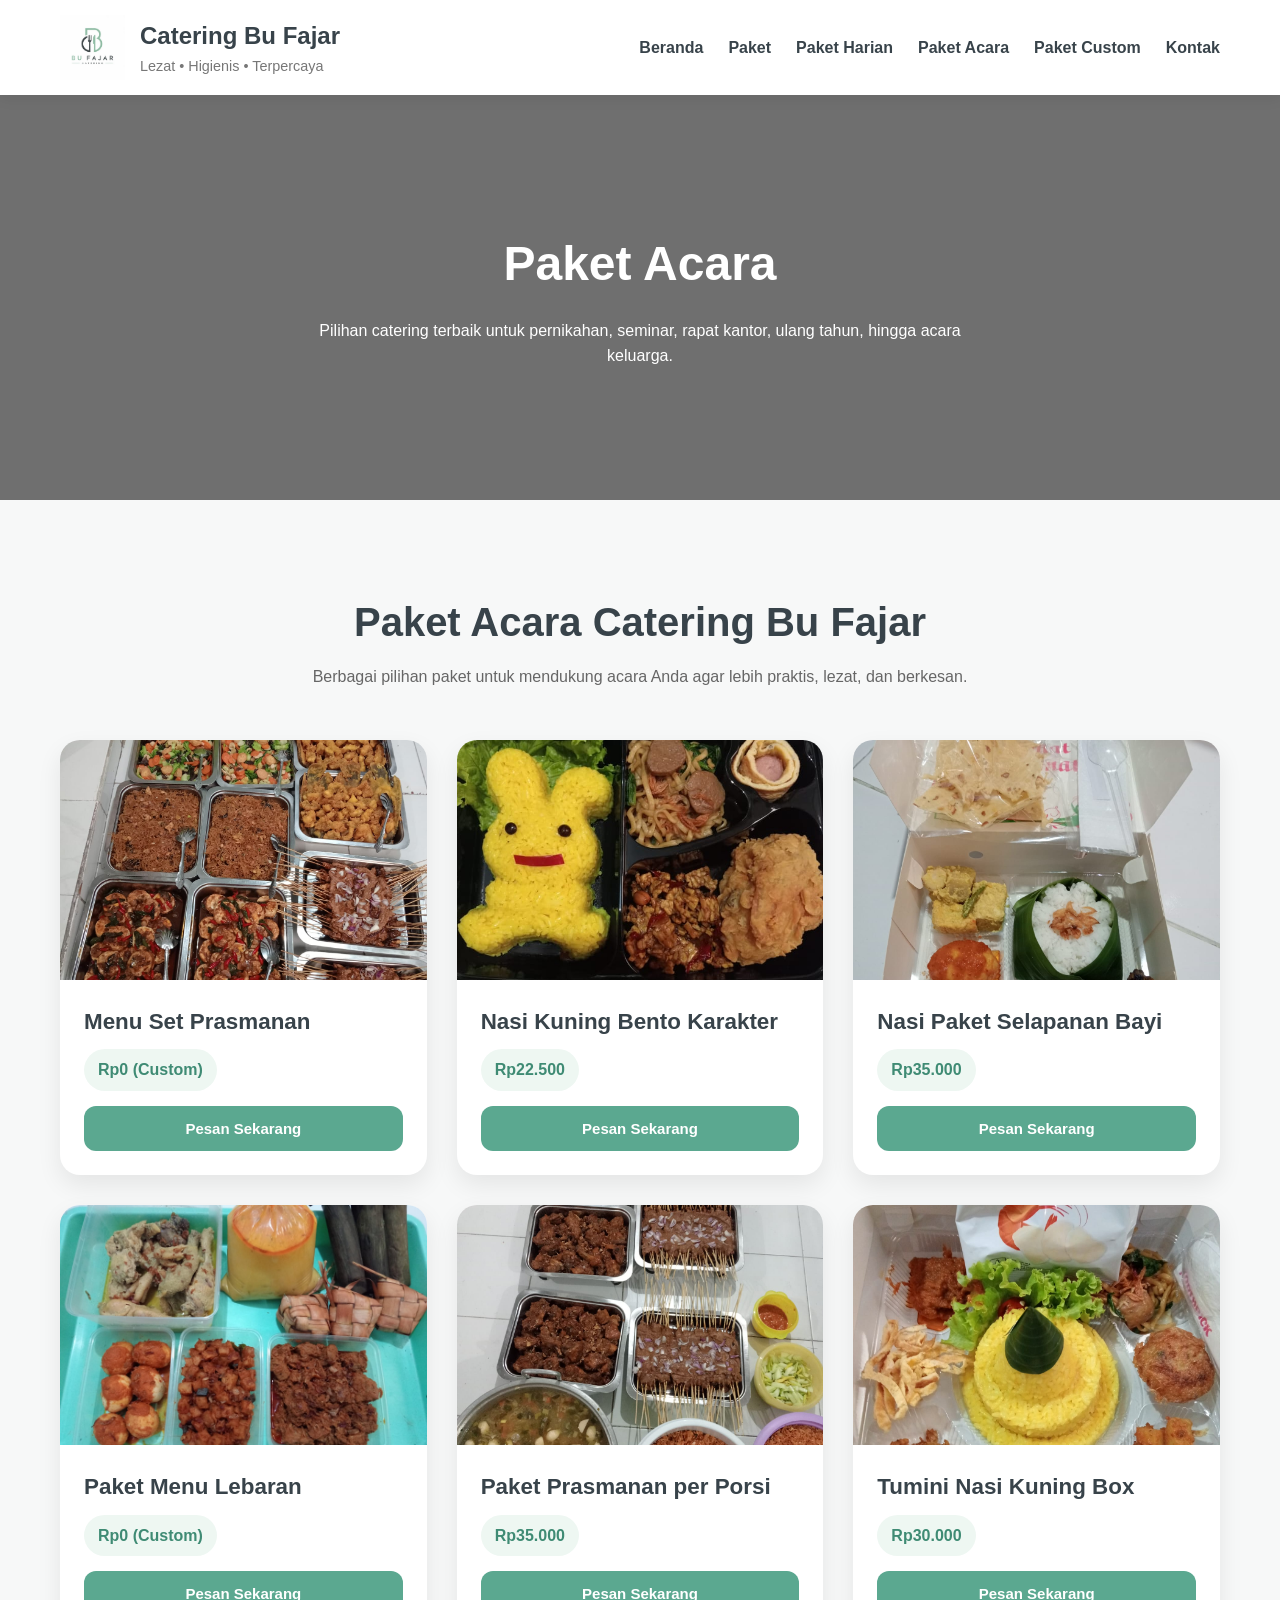
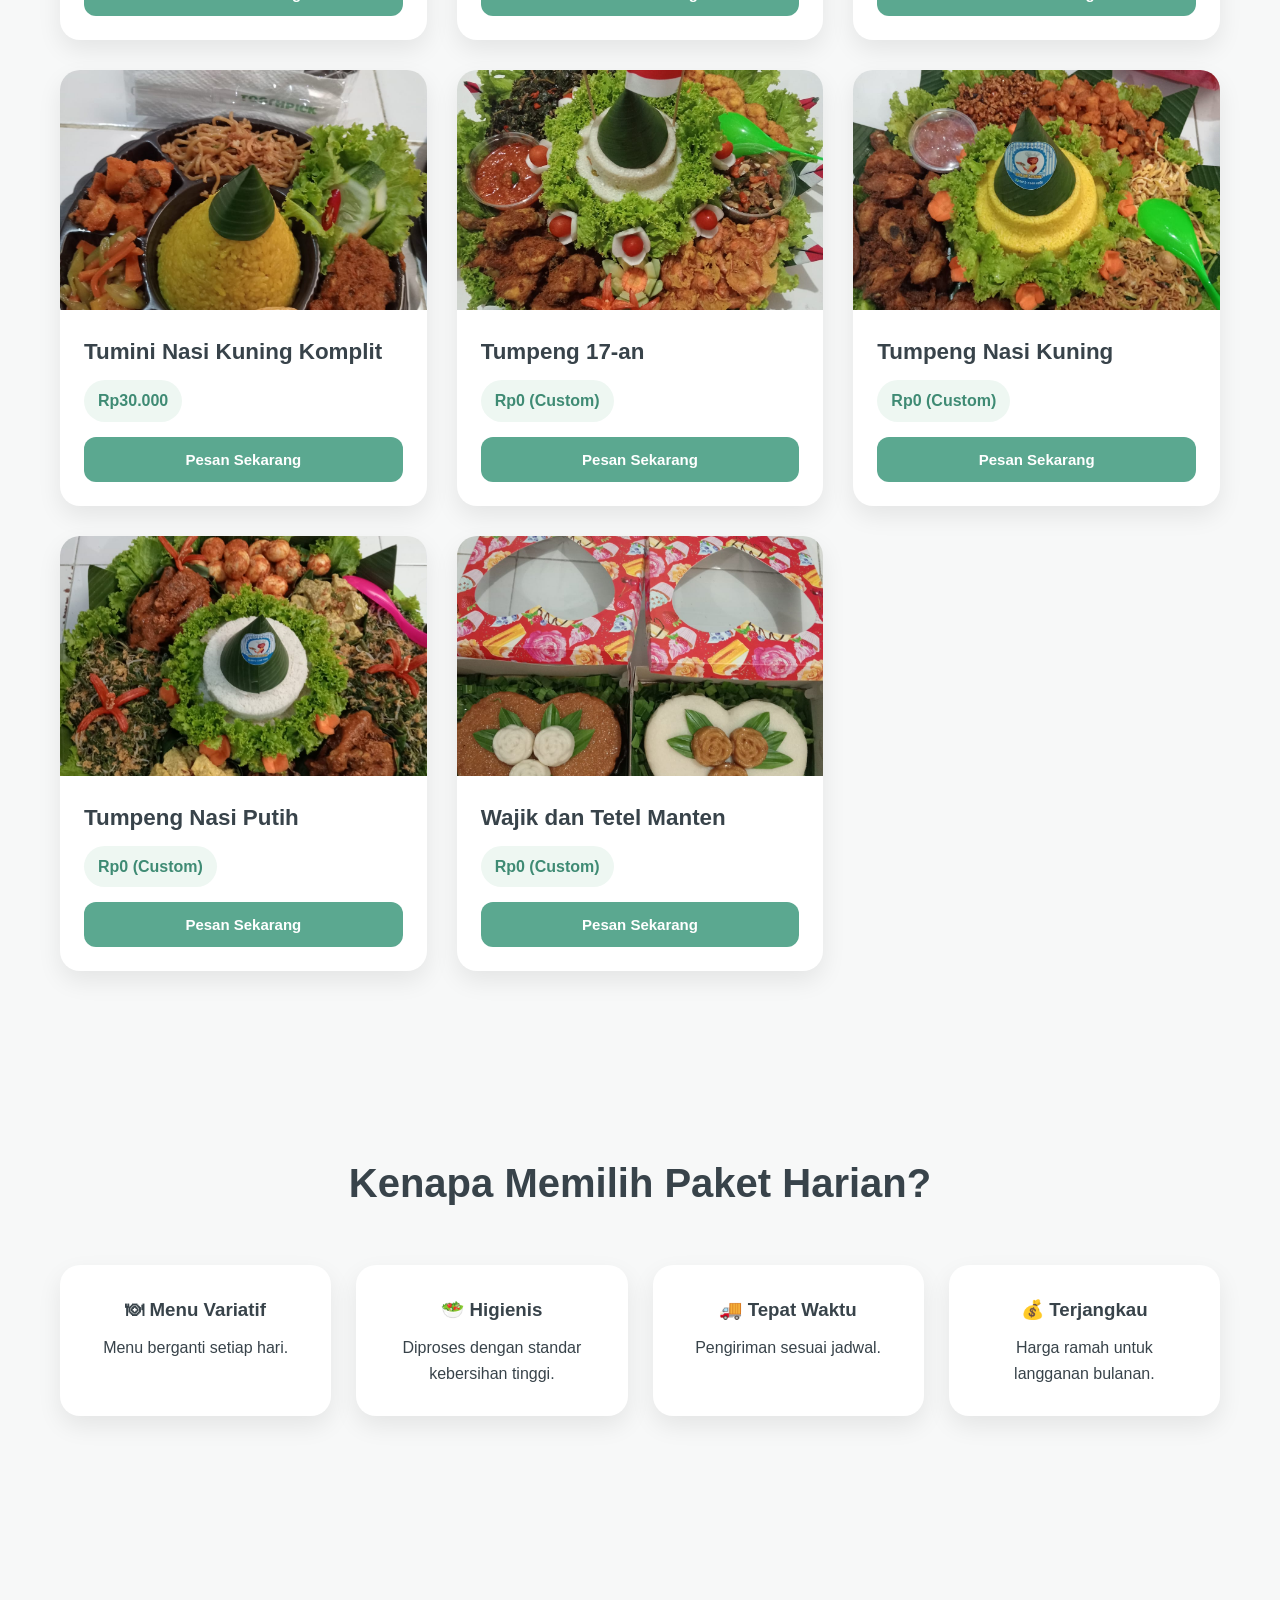
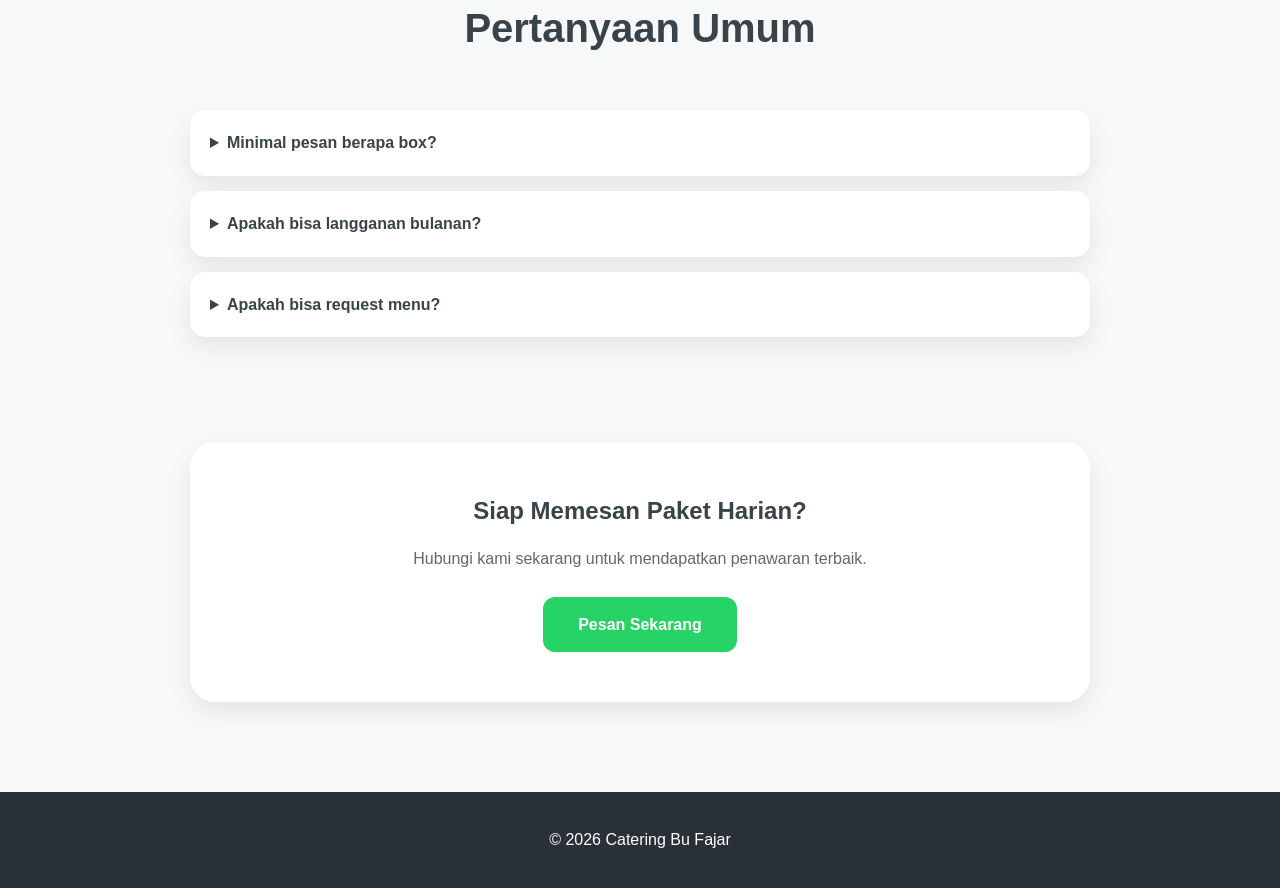
<file: paket-acara.html>
<!doctype html>
<html lang="id">
  <head>
    <meta charset="UTF-8" />
    <meta name="viewport" content="width=device-width, initial-scale=1.0" />
    <title>Paket Acara | Catering Bu Fajar</title>
    <link rel="stylesheet" href="css/universal.css" />
    <link rel="stylesheet" href="css/paket-harian.css" />
  </head>
  <body>
    <!-- NAVBAR -->
    <nav class="navbar">
      <div class="logo-section">
        <img src="img/logo.png" class="logo-img" alt="Logo" />

        <div>
          <h1>Catering Bu Fajar</h1>
          <p>Lezat • Higienis • Terpercaya</p>
        </div>
      </div>

      <div class="nav-links">
        <a href="index.html">Beranda</a>

        <a href="index.html#paket"> Paket </a>

        <a href="paket-harian.html"> Paket Harian </a>

        <a href="paket-acara.html"> Paket Acara </a>

        <a href="paket-custom.html"> Paket Custom </a>

        <a href="index.html#contact"> Kontak </a>
      </div>
    </nav>

    <!-- HERO -->
    <section class="paket-hero">
      <div class="hero-overlay"></div>

      <div class="hero-text">
        <h1>Paket Acara</h1>

        <p>
          Pilihan catering terbaik untuk pernikahan, seminar, rapat kantor,
          ulang tahun, hingga acara keluarga.
        </p>
      </div>
    </section>

    <!-- MENU -->
    <section id="menu" class="section">
      <div class="section-title">
        <h2>Paket Acara Catering Bu Fajar</h2>

        <p>
          Berbagai pilihan paket untuk mendukung acara Anda agar lebih praktis,
          lezat, dan berkesan.
        </p>
      </div>

      <div id="menu-container" class="menu-grid"></div>
    </section>

    <!-- KEUNGGULAN -->
    <section class="section">
      <div class="section-title">
        <h2>Kenapa Memilih Paket Harian?</h2>
      </div>

      <div class="benefit-grid">
        <div class="benefit-card">
          <h3>🍽 Menu Variatif</h3>
          <p>Menu berganti setiap hari.</p>
        </div>

        <div class="benefit-card">
          <h3>🥗 Higienis</h3>
          <p>Diproses dengan standar kebersihan tinggi.</p>
        </div>

        <div class="benefit-card">
          <h3>🚚 Tepat Waktu</h3>
          <p>Pengiriman sesuai jadwal.</p>
        </div>

        <div class="benefit-card">
          <h3>💰 Terjangkau</h3>
          <p>Harga ramah untuk langganan bulanan.</p>
        </div>
      </div>
    </section>

    <!-- FAQ -->
    <section class="section">
      <div class="section-title">
        <h2>Pertanyaan Umum</h2>
      </div>

      <div class="faq-container">
        <details>
          <summary>Minimal pesan berapa box?</summary>
          <p>Minimal pemesanan 10 box.</p>
        </details>

        <details>
          <summary>Apakah bisa langganan bulanan?</summary>
          <p>Ya, tersedia paket langganan mingguan dan bulanan.</p>
        </details>

        <details>
          <summary>Apakah bisa request menu?</summary>
          <p>Bisa, silakan konsultasikan dengan tim kami.</p>
        </details>
      </div>
    </section>

    <!-- CTA -->
    <section class="cta-section">
      <div class="cta-box">
        <h2>Siap Memesan Paket Harian?</h2>

        <p>Hubungi kami sekarang untuk mendapatkan penawaran terbaik.</p>
        <br />
        <a href="https://wa.me/6281233404206" class="cta-btn" target="_blank">
          Pesan Sekarang
        </a>
      </div>
    </section>

    <!-- FOOTER -->
    <footer>© 2026 Catering Bu Fajar</footer>

    <script src="js/paket-acara.js"></script>
  </body>
</html>
</file>
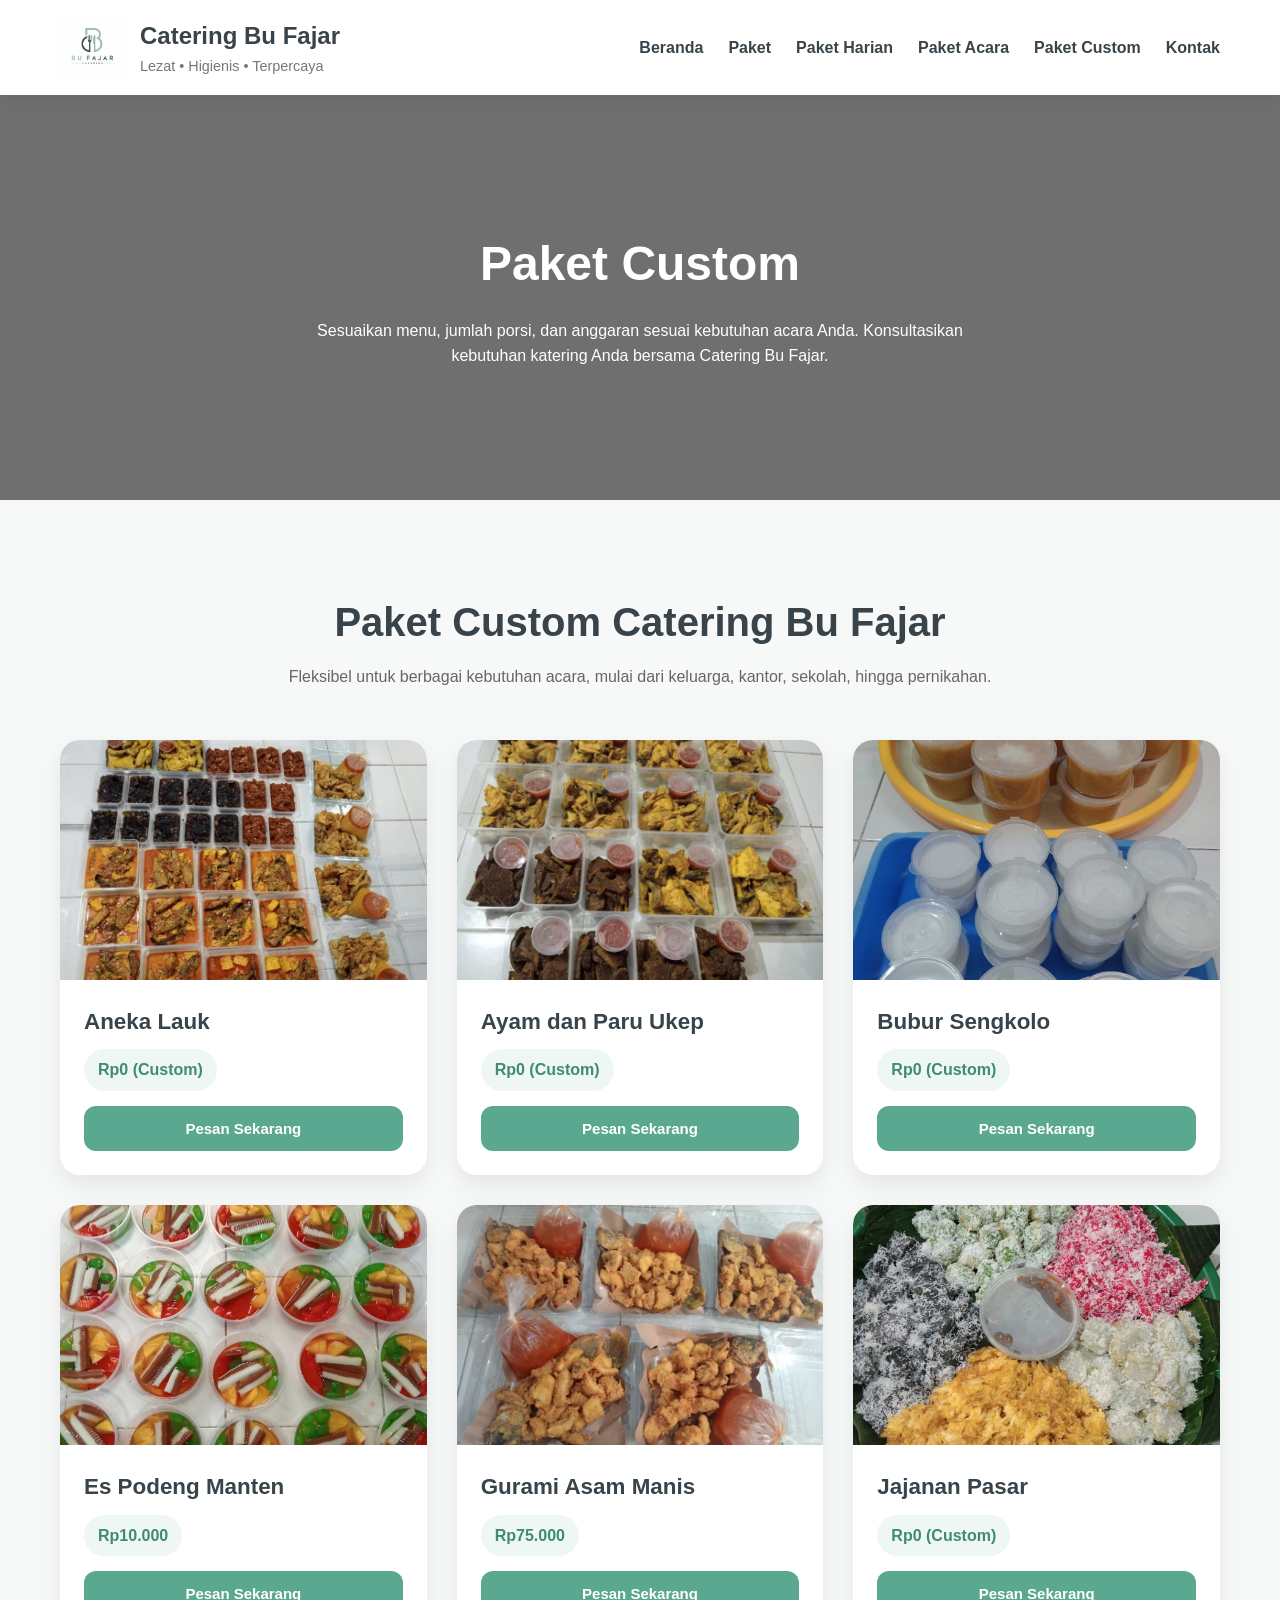
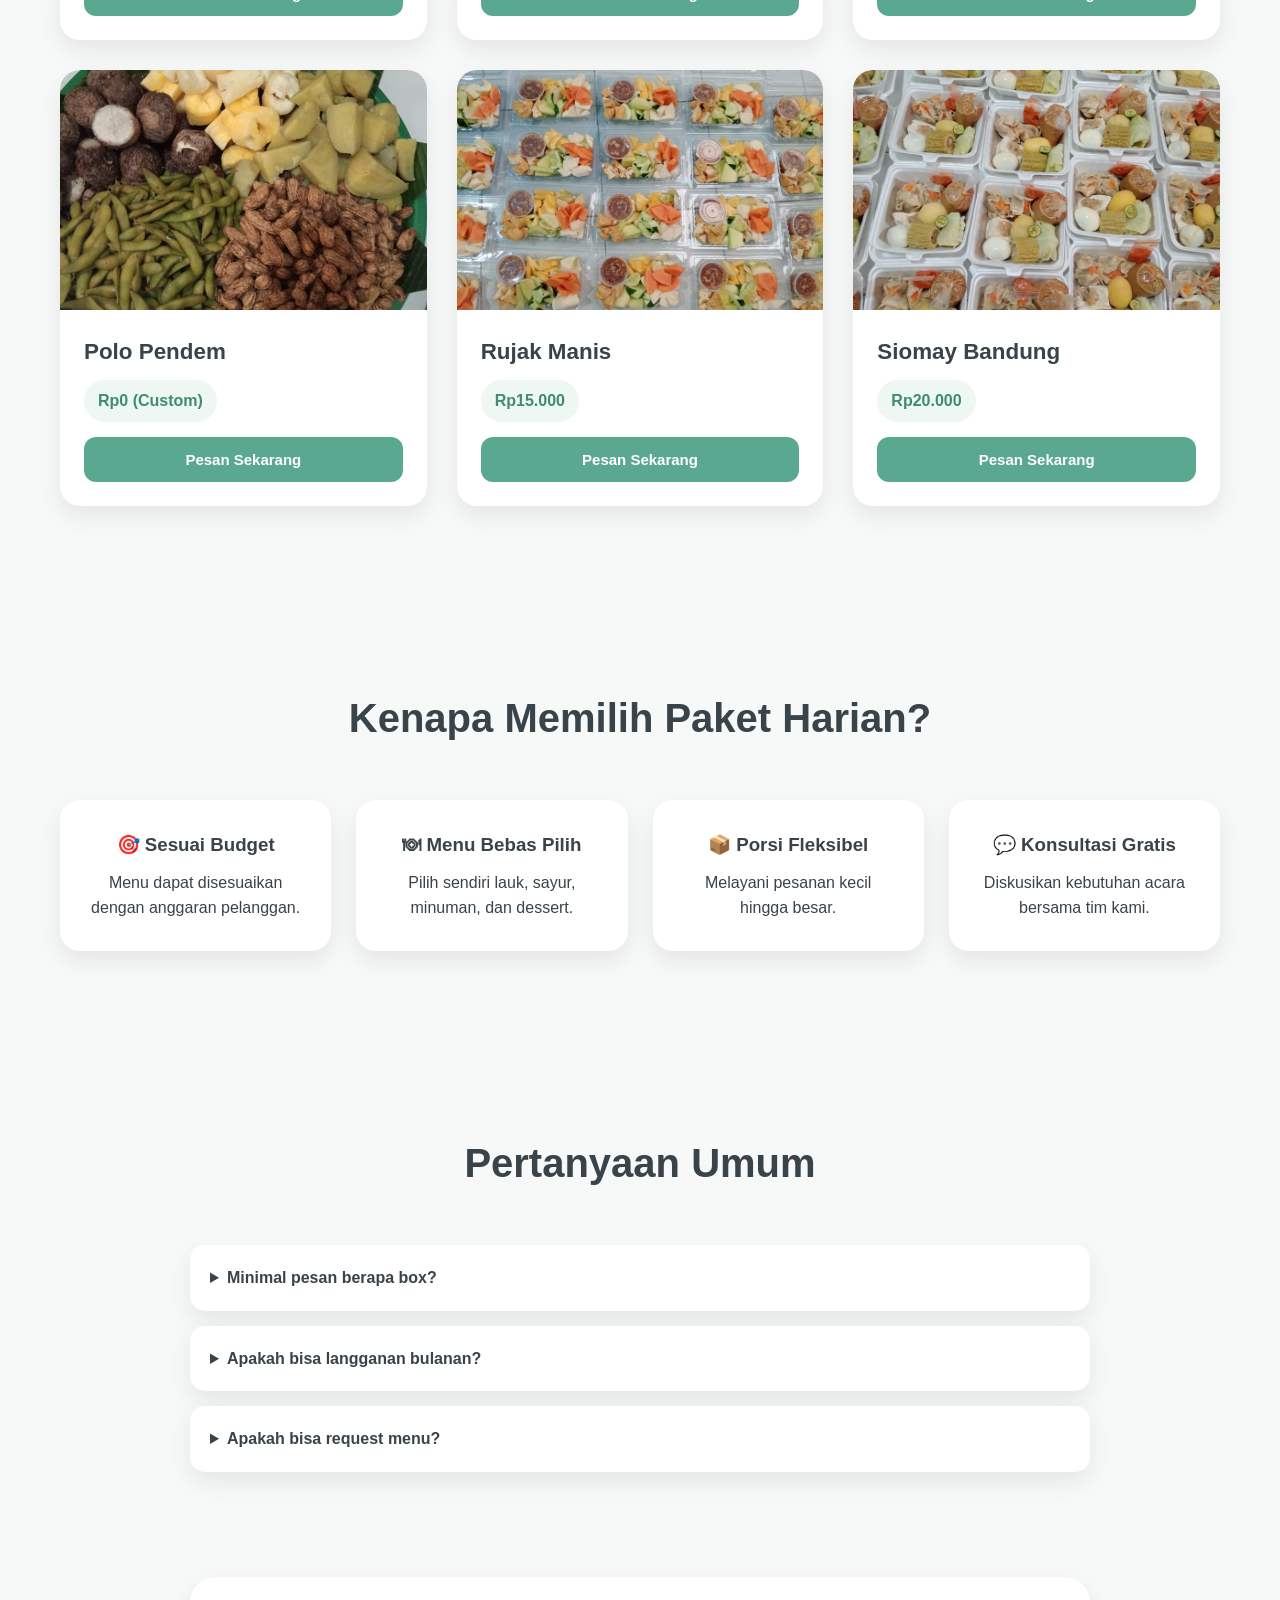
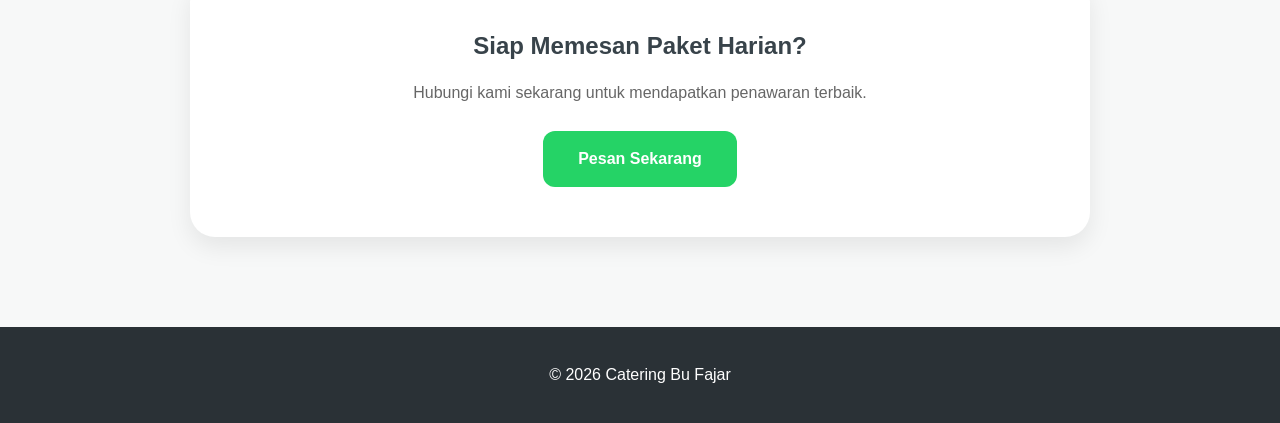
<file: paket-custom.html>
<!doctype html>
<html lang="id">
  <head>
    <meta charset="UTF-8" />
    <meta name="viewport" content="width=device-width, initial-scale=1.0" />
    <title>Paket Acara | Catering Bu Fajar</title>
    <link rel="stylesheet" href="css/universal.css" />
    <link rel="stylesheet" href="css/paket-harian.css" />
  </head>
  <body>
    <!-- NAVBAR -->
    <nav class="navbar">
      <div class="logo-section">
        <img src="img/logo.png" class="logo-img" alt="Logo" />

        <div>
          <h1>Catering Bu Fajar</h1>
          <p>Lezat • Higienis • Terpercaya</p>
        </div>
      </div>

      <div class="nav-links">
        <a href="index.html">Beranda</a>

        <a href="index.html#paket"> Paket </a>

        <a href="paket-harian.html"> Paket Harian </a>

        <a href="paket-acara.html"> Paket Acara </a>

        <a href="paket-custom.html"> Paket Custom </a>

        <a href="index.html#contact"> Kontak </a>
      </div>
    </nav>

    <!-- HERO -->
    <section class="paket-hero">
      <div class="hero-overlay"></div>

      <div class="hero-text">
        <h1>Paket Custom</h1>

        <p>
          Sesuaikan menu, jumlah porsi, dan anggaran sesuai kebutuhan acara
          Anda. Konsultasikan kebutuhan katering Anda bersama Catering Bu Fajar.
        </p>
      </div>
    </section>

    <!-- MENU -->
    <section id="menu" class="section">
      <div class="section-title">
        <h2>Paket Custom Catering Bu Fajar</h2>

        <p>
          Fleksibel untuk berbagai kebutuhan acara, mulai dari keluarga, kantor,
          sekolah, hingga pernikahan.
        </p>
      </div>

      <div id="menu-container" class="menu-grid"></div>
    </section>

    <!-- KEUNGGULAN -->
    <section class="section">
      <div class="section-title">
        <h2>Kenapa Memilih Paket Harian?</h2>
      </div>

      <div class="benefit-grid">
        <div class="benefit-card">
          <h3>🎯 Sesuai Budget</h3>
          <p>Menu dapat disesuaikan dengan anggaran pelanggan.</p>
        </div>

        <div class="benefit-card">
          <h3>🍽 Menu Bebas Pilih</h3>
          <p>Pilih sendiri lauk, sayur, minuman, dan dessert.</p>
        </div>

        <div class="benefit-card">
          <h3>📦 Porsi Fleksibel</h3>
          <p>Melayani pesanan kecil hingga besar.</p>
        </div>

        <div class="benefit-card">
          <h3>💬 Konsultasi Gratis</h3>
          <p>Diskusikan kebutuhan acara bersama tim kami.</p>
        </div>
      </div>
    </section>

    <!-- FAQ -->
    <section class="section">
      <div class="section-title">
        <h2>Pertanyaan Umum</h2>
      </div>

      <div class="faq-container">
        <details>
          <summary>Minimal pesan berapa box?</summary>
          <p>Minimal pemesanan 10 box.</p>
        </details>

        <details>
          <summary>Apakah bisa langganan bulanan?</summary>
          <p>Ya, tersedia paket langganan mingguan dan bulanan.</p>
        </details>

        <details>
          <summary>Apakah bisa request menu?</summary>
          <p>Bisa, silakan konsultasikan dengan tim kami.</p>
        </details>
      </div>
    </section>

    <!-- CTA -->
    <section class="cta-section">
      <div class="cta-box">
        <h2>Siap Memesan Paket Harian?</h2>

        <p>Hubungi kami sekarang untuk mendapatkan penawaran terbaik.</p>
        <br />
        <a href="https://wa.me/6281233404206" class="cta-btn" target="_blank">
          Pesan Sekarang
        </a>
      </div>
    </section>

    <!-- FOOTER -->
    <footer>© 2026 Catering Bu Fajar</footer>

    <script src="js/paket-custom.js"></script>
  </body>
</html>
</file>
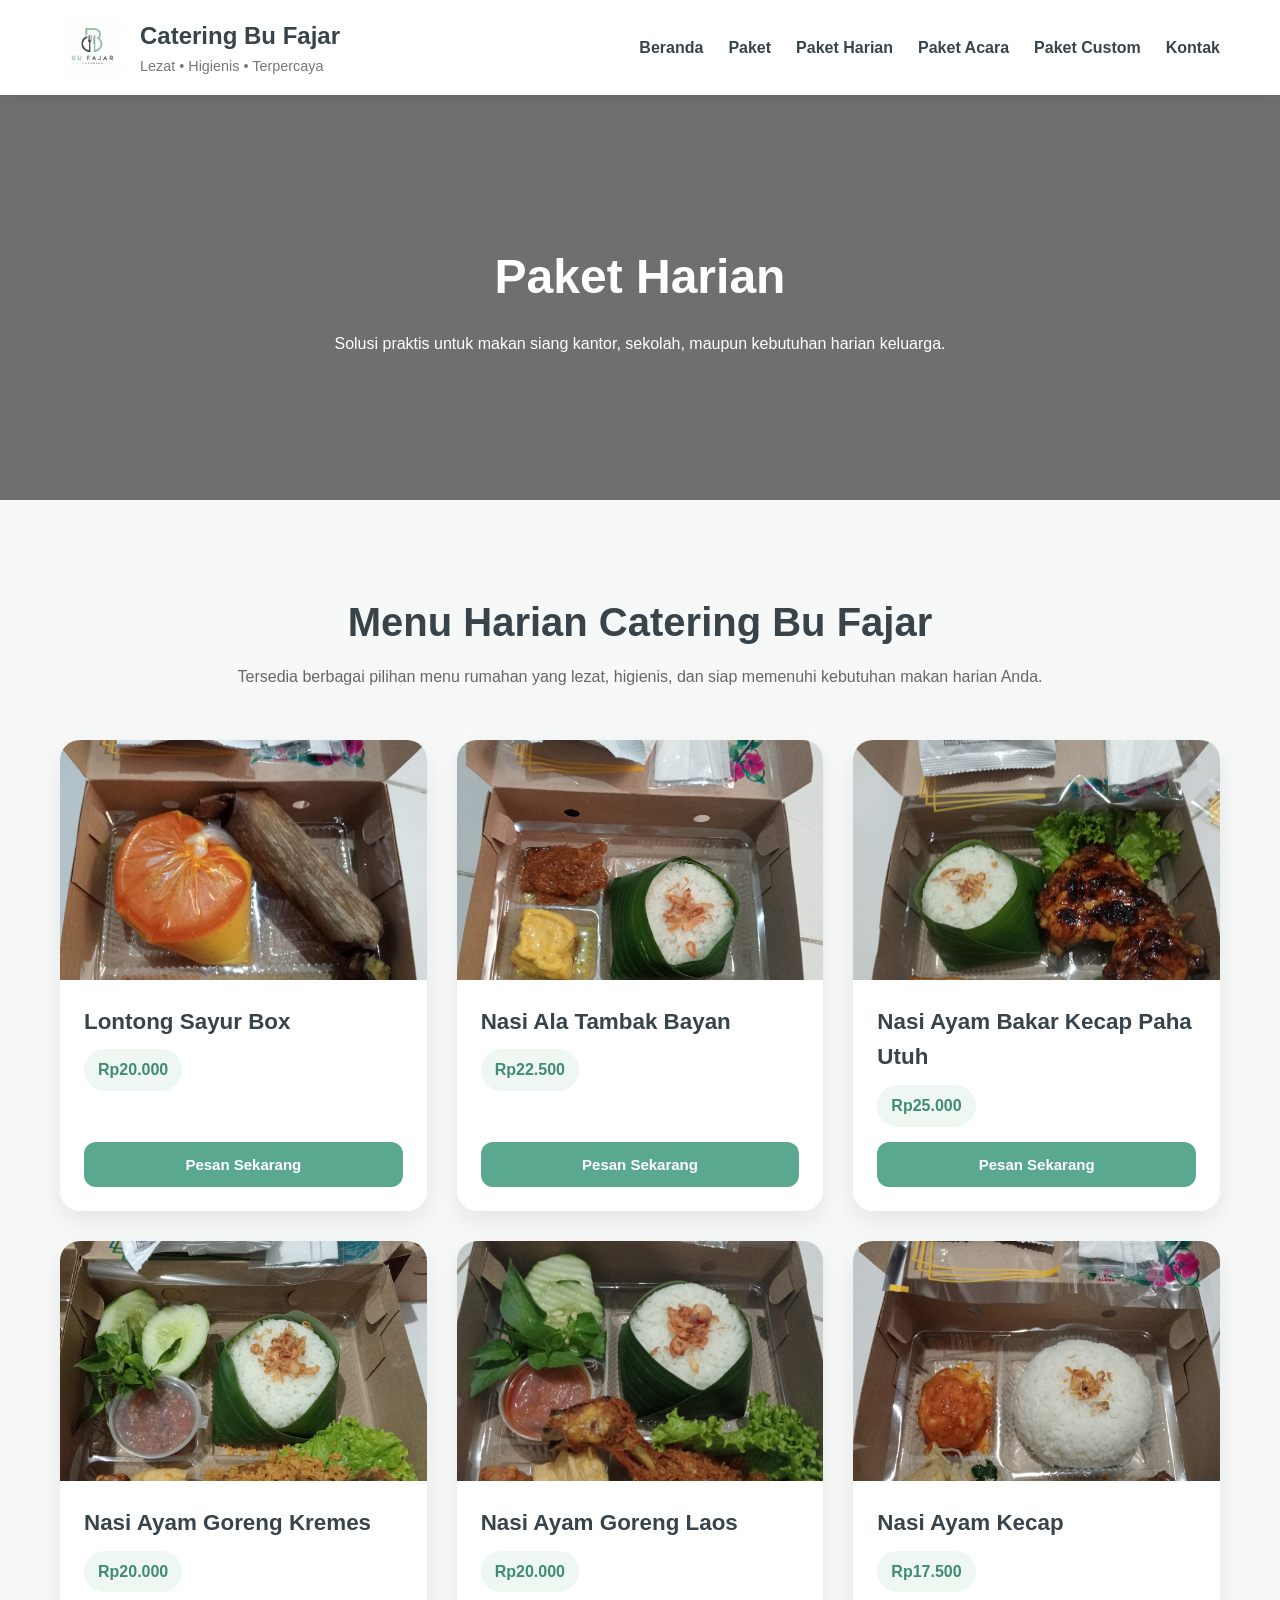
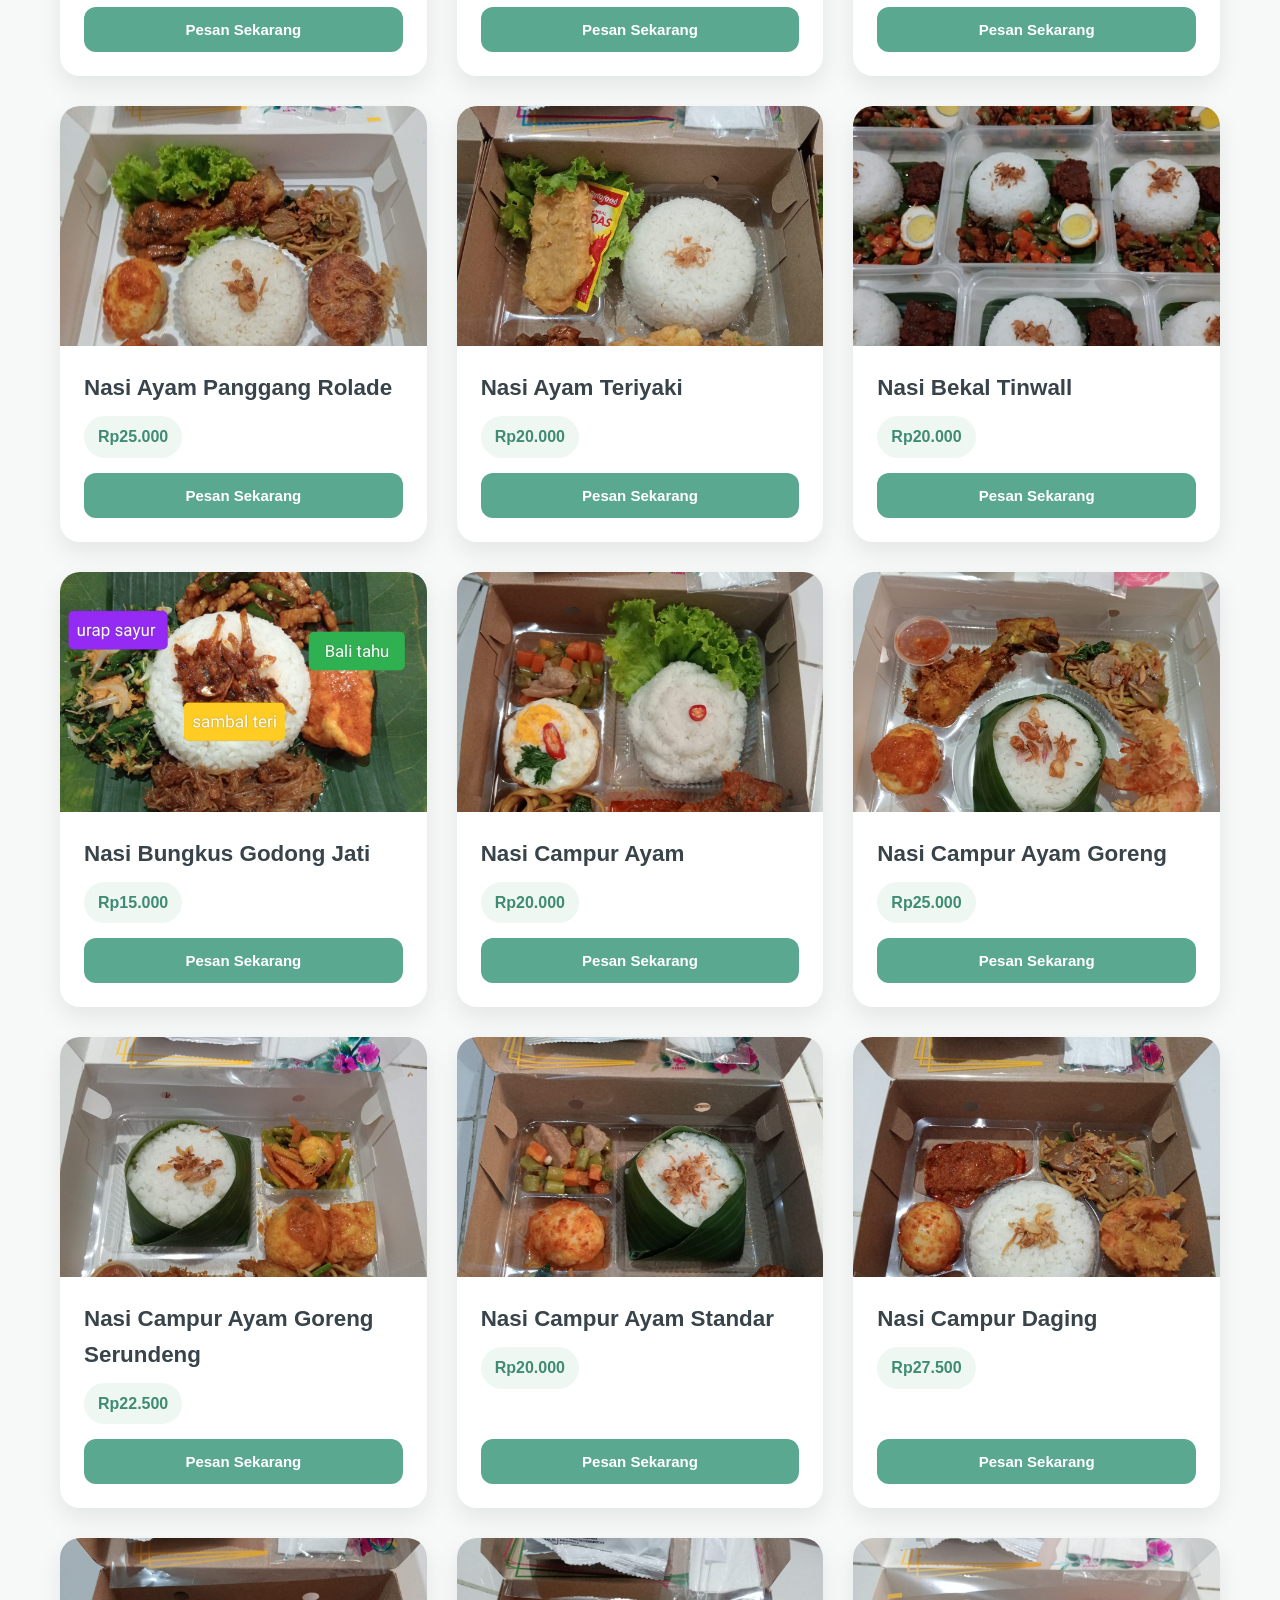
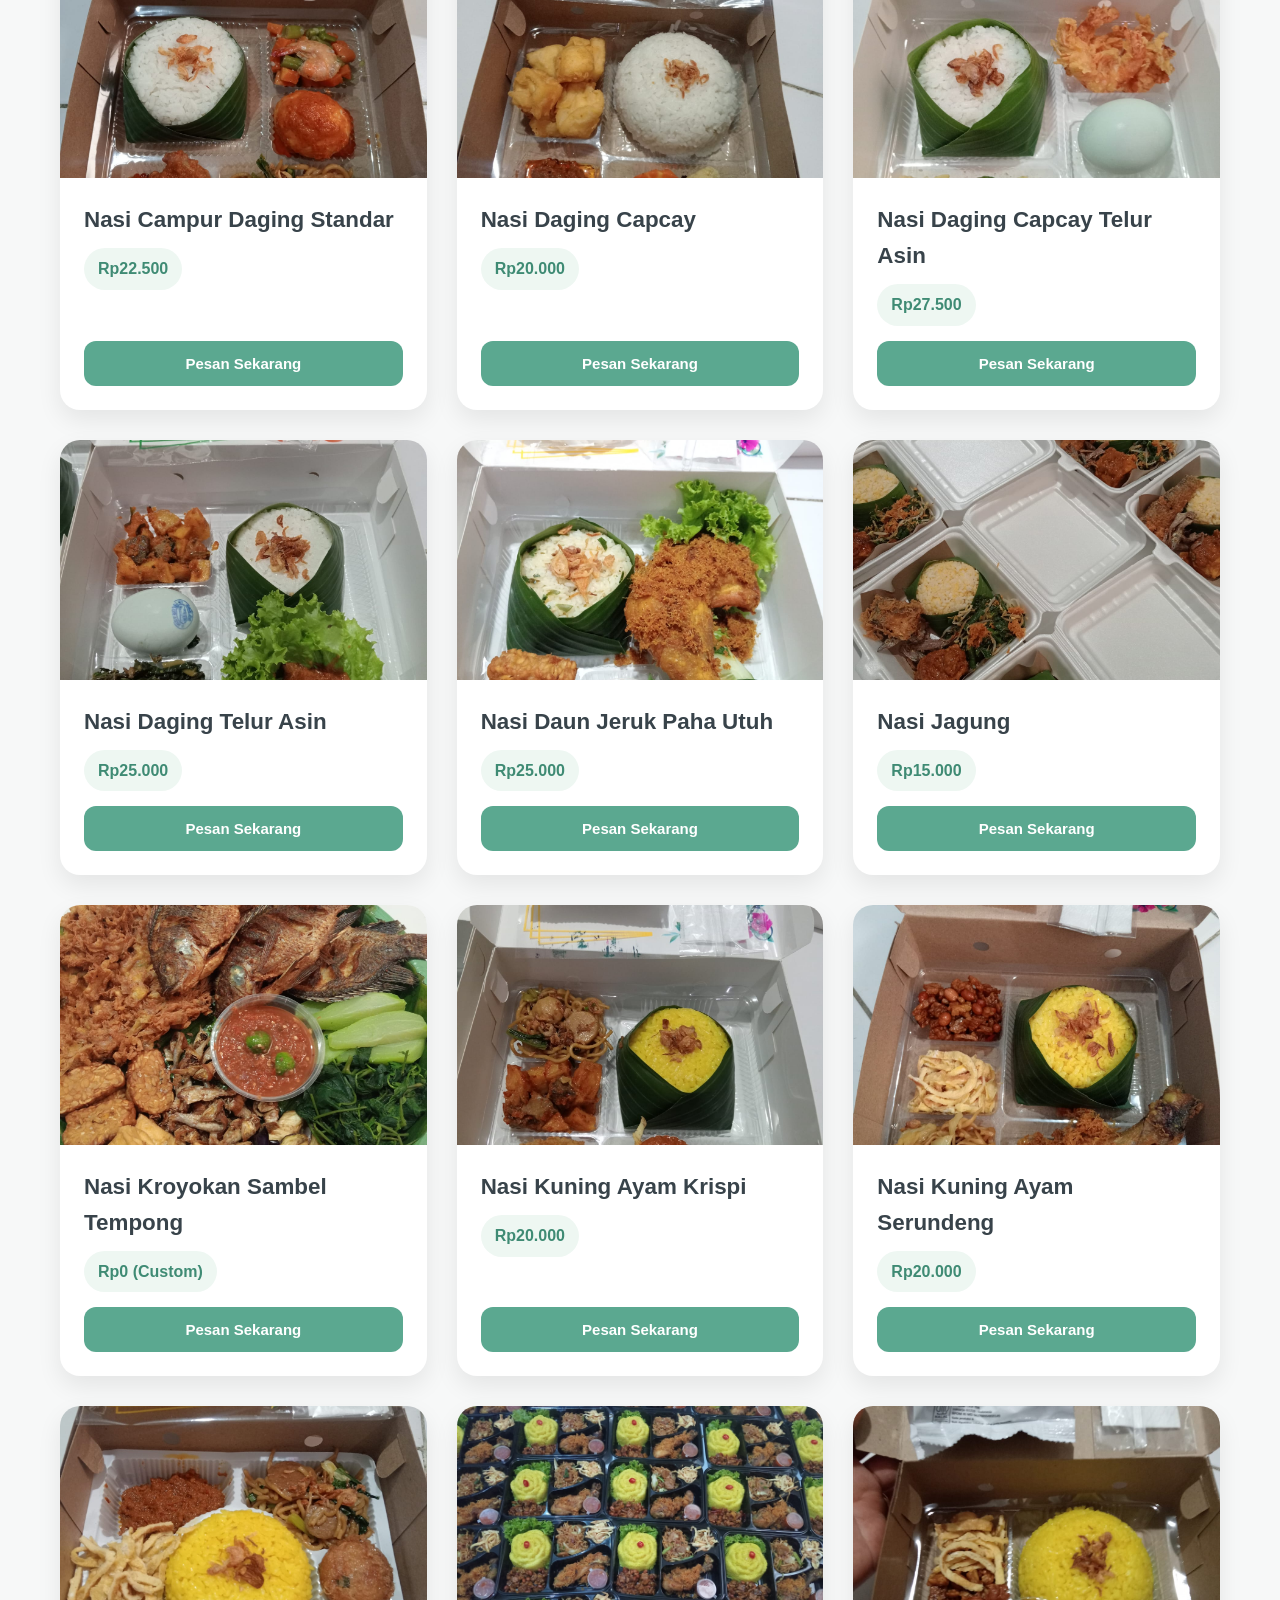
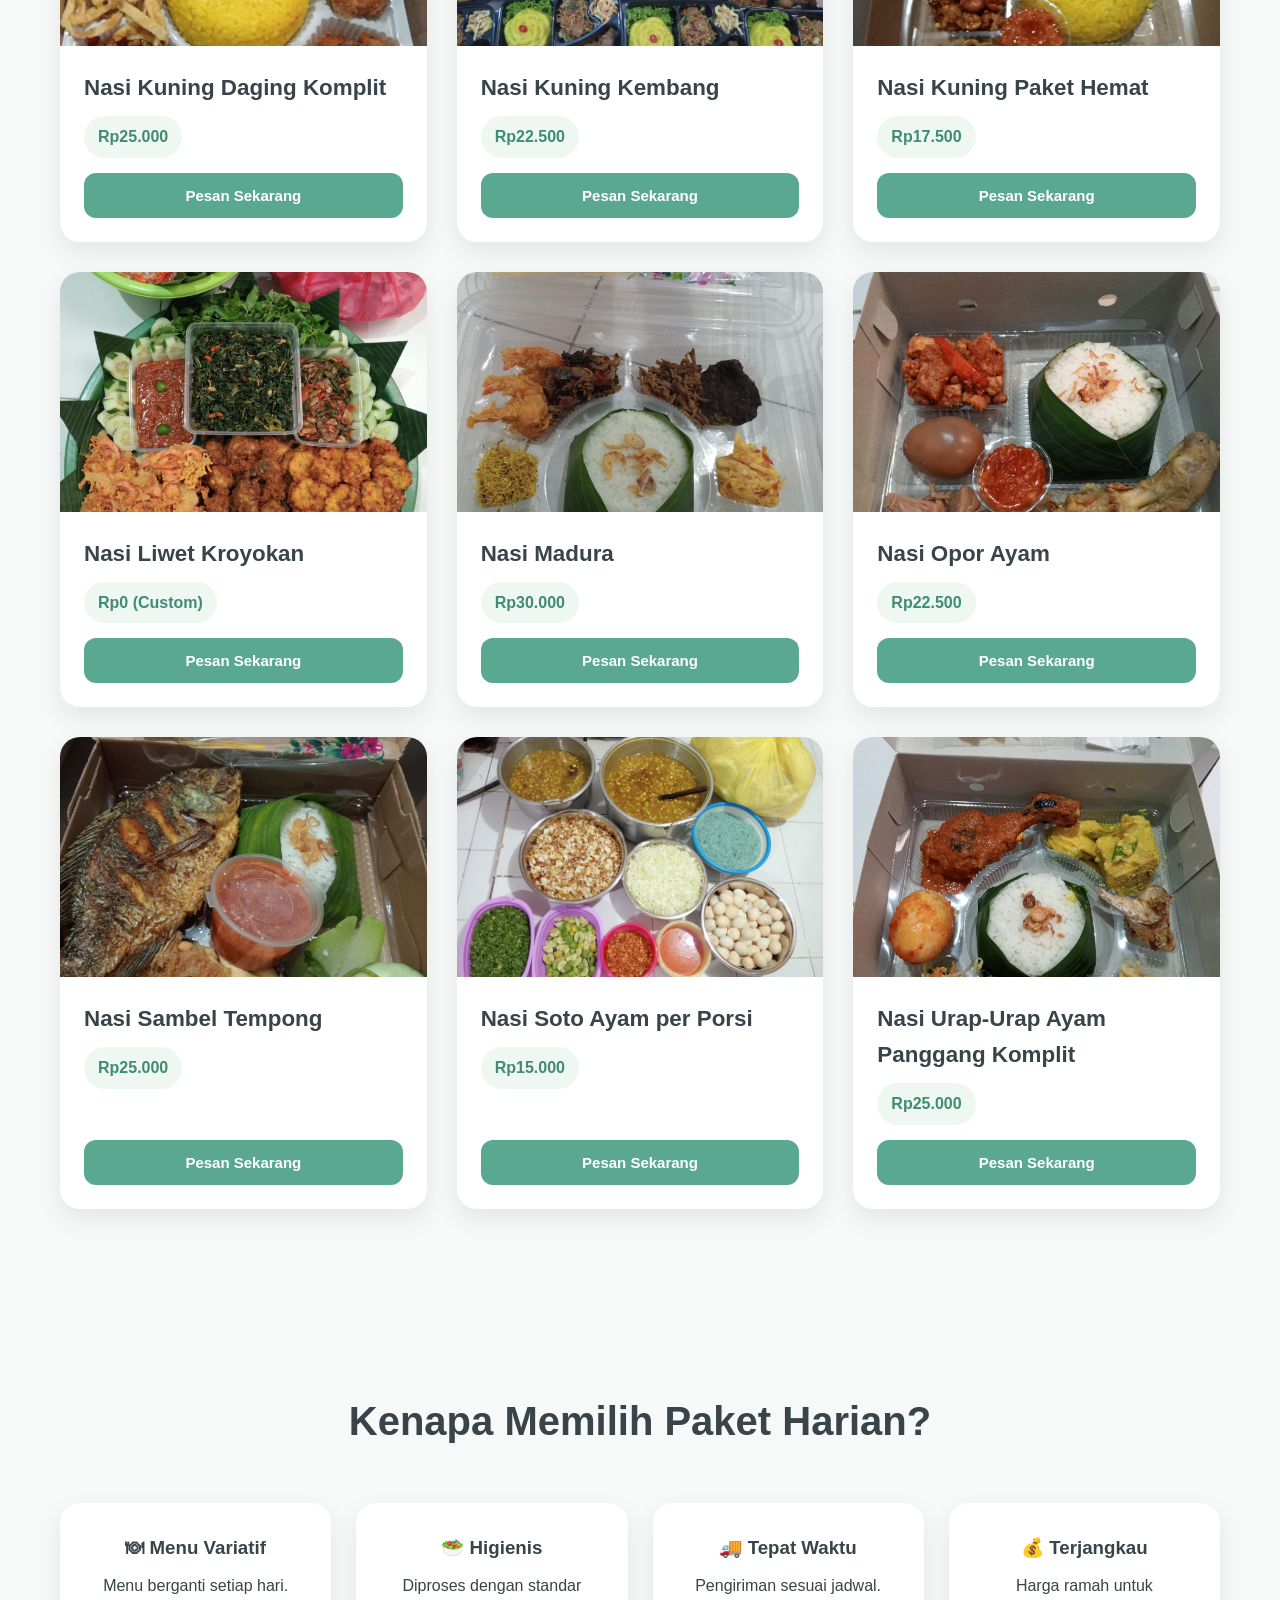
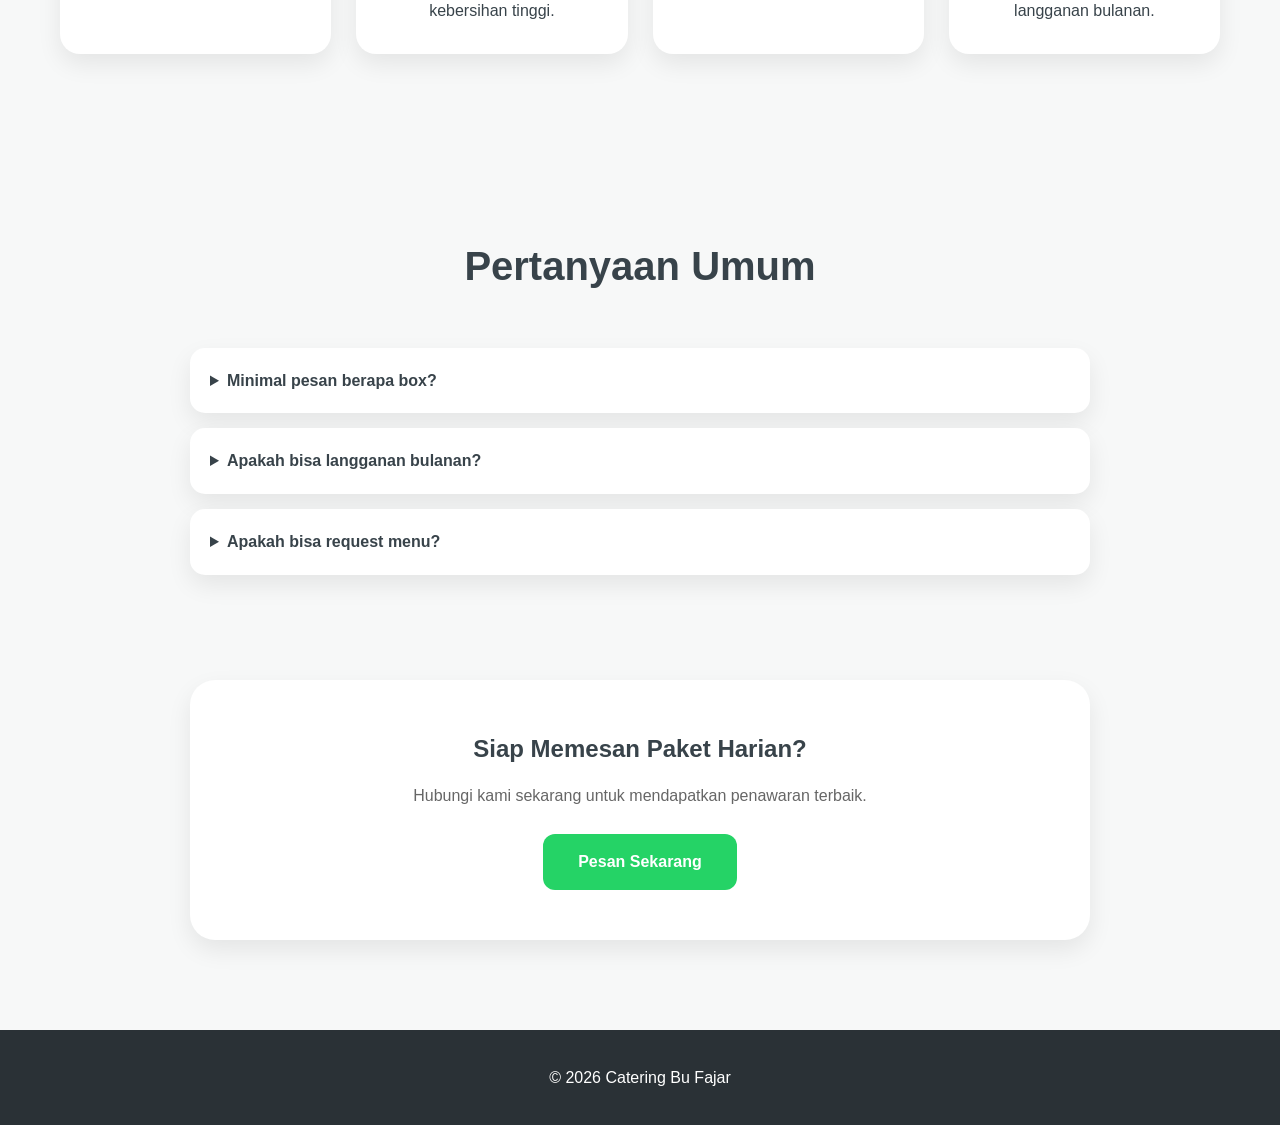
<file: paket-harian.html>
<!doctype html>
<html lang="id">
  <head>
    <meta charset="UTF-8" />
    <meta name="viewport" content="width=device-width, initial-scale=1.0" />
    <title>Paket Harian | Catering Bu Fajar</title>
    <link rel="stylesheet" href="css/universal.css" />
    <link rel="stylesheet" href="css/paket-harian.css" />
  </head>
  <body>
    <!-- NAVBAR -->
    <nav class="navbar">
      <div class="logo-section">
        <img src="img/logo.png" class="logo-img" alt="Logo" />

        <div>
          <h1>Catering Bu Fajar</h1>
          <p>Lezat • Higienis • Terpercaya</p>
        </div>
      </div>

      <div class="nav-links">
        <a href="index.html">Beranda</a>

        <a href="index.html#paket"> Paket </a>

        <a href="paket-harian.html"> Paket Harian </a>

        <a href="paket-acara.html"> Paket Acara </a>

        <a href="paket-custom.html"> Paket Custom </a>

        <a href="index.html#contact"> Kontak </a>
      </div>
    </nav>

    <!-- HERO -->
    <section class="paket-hero">
      <div class="hero-overlay"></div>

      <div class="hero-text">
        <h1>Paket Harian</h1>

        <p>
          Solusi praktis untuk makan siang kantor, sekolah, maupun kebutuhan
          harian keluarga.
        </p>
      </div>
    </section>

    <!-- MENU -->
    <section id="menu" class="section">
      <div class="section-title">
        <h2>Menu Harian Catering Bu Fajar</h2>
        <p>
          Tersedia berbagai pilihan menu rumahan yang lezat, higienis, dan siap
          memenuhi kebutuhan makan harian Anda.
        </p>
      </div>

      <div id="menu-container" class="menu-grid"></div>
    </section>

    <!-- KEUNGGULAN -->
    <section class="section">
      <div class="section-title">
        <h2>Kenapa Memilih Paket Harian?</h2>
      </div>

      <div class="benefit-grid">
        <div class="benefit-card">
          <h3>🍽 Menu Variatif</h3>
          <p>Menu berganti setiap hari.</p>
        </div>

        <div class="benefit-card">
          <h3>🥗 Higienis</h3>
          <p>Diproses dengan standar kebersihan tinggi.</p>
        </div>

        <div class="benefit-card">
          <h3>🚚 Tepat Waktu</h3>
          <p>Pengiriman sesuai jadwal.</p>
        </div>

        <div class="benefit-card">
          <h3>💰 Terjangkau</h3>
          <p>Harga ramah untuk langganan bulanan.</p>
        </div>
      </div>
    </section>

    <!-- FAQ -->
    <section class="section">
      <div class="section-title">
        <h2>Pertanyaan Umum</h2>
      </div>

      <div class="faq-container">
        <details>
          <summary>Minimal pesan berapa box?</summary>
          <p>Minimal pemesanan 10 box.</p>
        </details>

        <details>
          <summary>Apakah bisa langganan bulanan?</summary>
          <p>Ya, tersedia paket langganan mingguan dan bulanan.</p>
        </details>

        <details>
          <summary>Apakah bisa request menu?</summary>
          <p>Bisa, silakan konsultasikan dengan tim kami.</p>
        </details>
      </div>
    </section>

    <!-- CTA -->
    <section class="cta-section">
      <div class="cta-box">
        <h2>Siap Memesan Paket Harian?</h2>

        <p>Hubungi kami sekarang untuk mendapatkan penawaran terbaik.</p>
        <br />
        <a href="https://wa.me/6281233404206" class="cta-btn" target="_blank">
          Pesan Sekarang
        </a>
      </div>
    </section>

    <!-- FOOTER -->
    <footer>© 2026 Catering Bu Fajar</footer>

    <script src="js/paket-harian.js"></script>
  </body>
</html>
</file>
<file: css/universal.css>
/* =========================
   RESET
========================= */

* {
  margin: 0;
  padding: 0;
  box-sizing: border-box;
  font-family: "Segoe UI", sans-serif;
  scroll-behavior: smooth;
}

:root {
  --primary: #5ba890;
  --primary-dark: #3f8b74;
  --secondary: #38434a;
  --background: #f7f8f8;
  --white: #ffffff;
  --shadow: 0 10px 25px rgba(0, 0, 0, 0.08);
}

body {
  background: var(--background);
  color: var(--secondary);
  line-height: 1.6;
}

/* =========================
   NAVBAR
========================= */

.navbar {
  position: sticky;
  top: 0;
  z-index: 1000;

  display: flex;
  justify-content: space-between;
  align-items: center;

  padding: 15px 60px;

  background: white;
  box-shadow: 0 2px 15px rgba(0, 0, 0, 0.08);
}

.logo-section {
  display: flex;
  align-items: center;
  gap: 15px;
}

.logo-img {
  width: 65px;
  height: 65px;
  object-fit: contain;
}

.logo-section h1 {
  color: var(--secondary);
  font-size: 1.5rem;
}

.logo-section p {
  color: #777;
  font-size: 0.9rem;
}

.nav-links {
  display: flex;
  gap: 25px;
}

.nav-links a {
  text-decoration: none;
  color: var(--secondary);
  font-weight: 600;
  transition: 0.3s;
}

.nav-links a:hover {
  color: var(--primary-dark);
}

/* =========================
   SECTION
========================= */

.section {
  padding: 90px 60px;
}

.section-title {
  text-align: center;
  margin-bottom: 50px;
}

.section-title h2 {
  font-size: 2.5rem;
  margin-bottom: 10px;
}

.section-title p {
  color: #666;
}

/* =========================
   CTA
========================= */

.cta-section {
  padding: 90px 20px;
}

.cta-box {
  max-width: 900px;
  margin: auto;

  background: white;
  padding: 50px;

  border-radius: 25px;
  text-align: center;

  box-shadow: var(--shadow);
}

.cta-box h2 {
  margin-bottom: 15px;
}

.cta-box p {
  color: #666;
}

.cta-features {
  margin: 30px 0;

  display: flex;
  justify-content: center;
  flex-wrap: wrap;
  gap: 15px;
}

.cta-features span {
  background: #eef7f2;
  color: var(--secondary);

  padding: 10px 18px;
  border-radius: 30px;
}

.cta-btn {
  display: inline-block;

  text-decoration: none;

  background: #25d366;
  color: white;

  padding: 15px 35px;

  border-radius: 12px;
  font-weight: bold;
}

/* =========================
   FOOTER
========================= */

footer {
  background: #2a3136;
  color: white;

  text-align: center;
  padding: 35px 20px;
}

@media (max-width: 768px) {
  .navbar {
    flex-direction: column;
    gap: 15px;
    padding: 20px;
  }

  .nav-links {
    flex-wrap: wrap;
    justify-content: center;
  }

  .section {
    padding: 70px 25px;
  }

  .cta-box {
    padding: 30px;
  }
}
</file>
<file: css/paket-harian.css>
/* =========================
   HERO
========================= */

.paket-hero {
  position: relative;
  height: 45vh;
  background: url("https://images.unsplash.com/photo-1504674900247-0877df9cc836?q=80&w=1600")
    center/cover;
  display: flex;
  justify-content: center;
  align-items: center;
}

.hero-overlay {
  position: absolute;
  inset: 0;
  background: rgba(0, 0, 0, 0.55);
}

.hero-text {
  position: relative;
  z-index: 2;
  text-align: center;
  color: white;
  padding: 20px;
}

.hero-text h1 {
  font-size: 3rem;
  margin-bottom: 15px;
}

.hero-text p {
  max-width: 700px;
}

/* =========================
   MENU
========================= */

.menu-grid {
  display: grid;
  grid-template-columns: repeat(auto-fit, minmax(340px, 1fr));
  gap: 30px;
}

.food-card {
  background: white;
  border-radius: 20px;
  overflow: hidden;

  display: flex;
  flex-direction: column;

  box-shadow: var(--shadow);
  transition: 0.3s;
}

.food-card:hover {
  transform: translateY(-6px);
}

.food-card img {
  width: 100%;
  height: 240px;
  object-fit: cover;
}

.food-info {
  padding: 24px;

  display: flex;
  flex-direction: column;
  flex: 1;
}

.food-info h3 {
  font-size: 1.4rem;
  margin-bottom: 10px;
  color: var(--secondary);
}

.food-info strong {
  display: inline-block;
  width: fit-content;

  background: #eef7f2;
  color: var(--primary-dark);

  padding: 8px 14px;
  border-radius: 999px;

  margin-bottom: 15px;
}

.menu-desc {
  color: #666;
  line-height: 1.7;

  /* bikin tinggi deskripsi sama */
  min-height: 80px;

  margin-bottom: 20px;
}

.food-info h4 {
  margin-bottom: 10px;
  color: var(--primary-dark);
}

.food-info ul {
  padding-left: 20px;

  /* bikin isi paket rata */
  min-height: 130px;
}

.food-info li {
  margin-bottom: 8px;
  color: #555;
}

/* tombol selalu di bawah */

.food-info a {
  margin-top: auto;
}

.order-btn {
  width: 100%;

  border: none;
  cursor: pointer;

  padding: 14px;

  border-radius: 12px;

  background: var(--primary);
  color: white;

  font-weight: bold;
  font-size: 15px;

  transition: 0.3s;
}

.order-btn:hover {
  background: var(--primary-dark);
}

/* =========================
   BENEFIT
========================= */

.benefit-grid {
  display: grid;
  grid-template-columns: repeat(auto-fit, minmax(230px, 1fr));
  gap: 25px;
}

.benefit-card {
  background: white;
  padding: 30px;
  border-radius: 20px;
  text-align: center;
  box-shadow: var(--shadow);
}

.benefit-card h3 {
  margin-bottom: 10px;
}

/* =========================
   FAQ
========================= */

.faq-container {
  max-width: 900px;
  margin: auto;
}

.faq-container details {
  background: white;
  margin-bottom: 15px;
  padding: 20px;
  border-radius: 15px;
  box-shadow: var(--shadow);
}

.faq-container summary {
  cursor: pointer;
  font-weight: 600;
}

.faq-container p {
  margin-top: 12px;
  color: #666;
}

/* =========================
   CTA
========================= */

.cta-section {
  padding-top: 0;
}

.cta-box {
  max-width: 900px;
  margin: auto;
}

.cta-btn:hover {
  transform: translateY(-2px);
}

/* =========================
   RESPONSIVE
========================= */

@media (max-width: 768px) {
  .paket-hero {
    height: 35vh;
  }

  .hero-text h1 {
    font-size: 2rem;
  }

  .menu-grid {
    grid-template-columns: 1fr;
  }

  .food-card img {
    height: 220px;
  }

  .menu-desc,
  .food-info ul {
    min-height: auto;
  }
}
</file>
